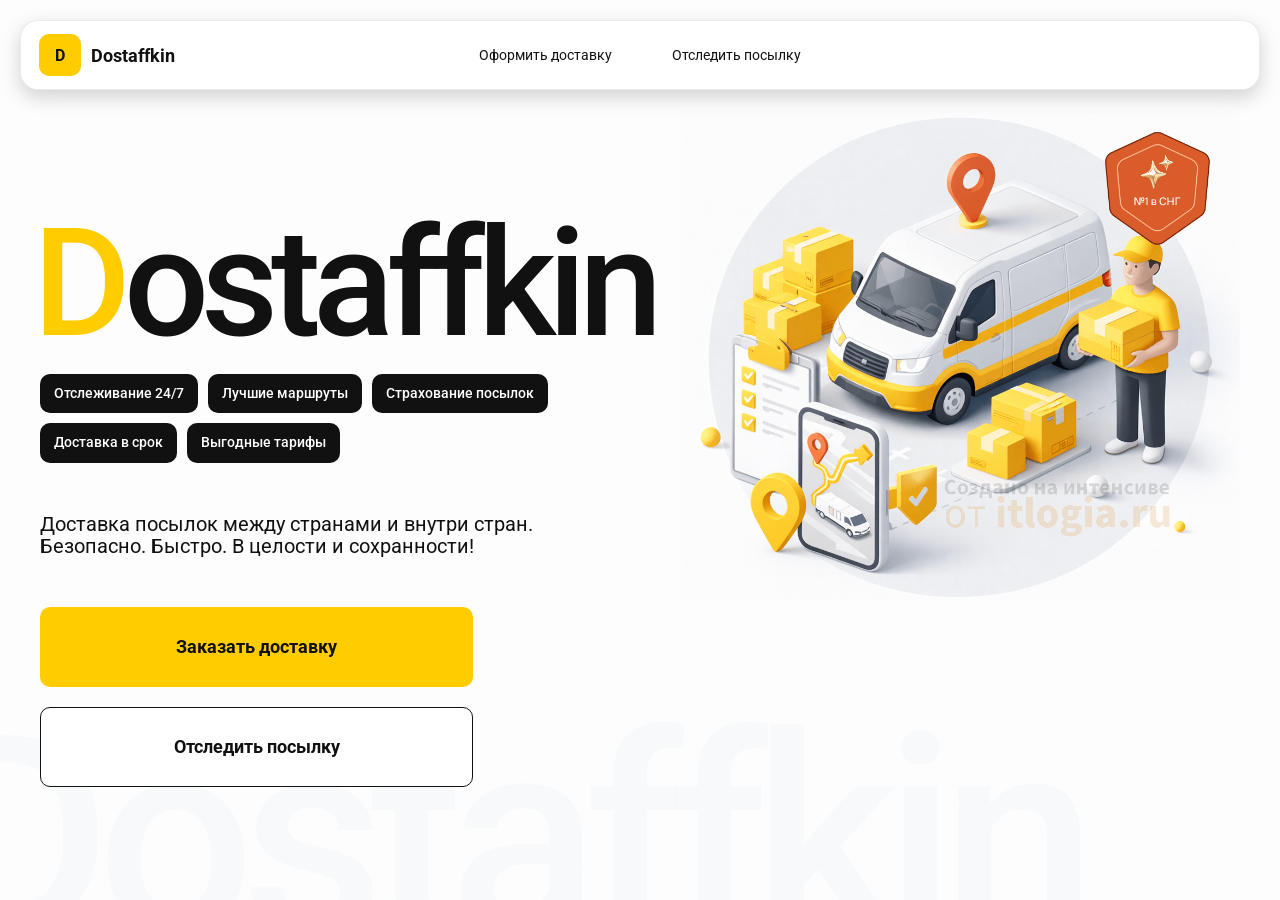
<file: index.html>
<!doctype html>
<html lang="ru">

<head>
    <meta charset="utf-8" />
    <meta name="viewport" content="width=device-width,initial-scale=1,maximum-scale=1,user-scalable=0" />
    <title>Dostaffkin — Доставка посылок между странами и внутри стран. Безопасно. Быстро. В целости и сохранности!
    </title>

    <link href="styles/base.css" rel="stylesheet" />
    <link href="styles/base_adaptive.css" rel="stylesheet" />
    <link href="styles/index.css" rel="stylesheet" />
    <link href="styles/index_adaptive.css" rel="stylesheet" />
</head>

<body>

    <div class="container">
        <header class="header">
            <a class="header-brand" href="#">
                <div class="header-logo">D</div>
                <div class="header-title">Dostaffkin</div>
            </a>
            <nav class="header-menu">
                <a class="header-link" href="./order.html">Оформить <span>доставку</span></a>
                <a class="header-link" href="./track.html">Отследить <span>посылку</span></a>
            </nav>


        </header>
        <main class="main">
            <section class="main-info">
                <div class="main-title">
                    <span>D</span>ostaffkin
                </div>
                <div class="main-features">
                    <div class="main-feature">Отслеживание 24/7</div>
                    <div class="main-feature">Лучшие маршруты</div>
                    <div class="main-feature">Страхование посылок</div>
                    <div class="main-feature">Доставка в срок</div>
                    <div class="main-feature">Выгодные тарифы</div>
                </div>
                <div class="main-description">
                    Доставка посылок между странами и внутри стран.
                    Безопасно. Быстро. В целости и сохранности!
                </div>
                <div class="main-actions">
                    <a class="button" type="button" href="./order.html">Заказать доставку</a>
                    <a class="button button-white" type="button" href="./track.html">Отследить посылку</a>
                </div>
            </section>
            <div class="main-title-ghost">Dostaffkin</div>
            <section class="main-image">
                <img src="images/main-image.png" alt="Main image" />
            </section>
        </main>

    </div>

</body>

</html>
</file>
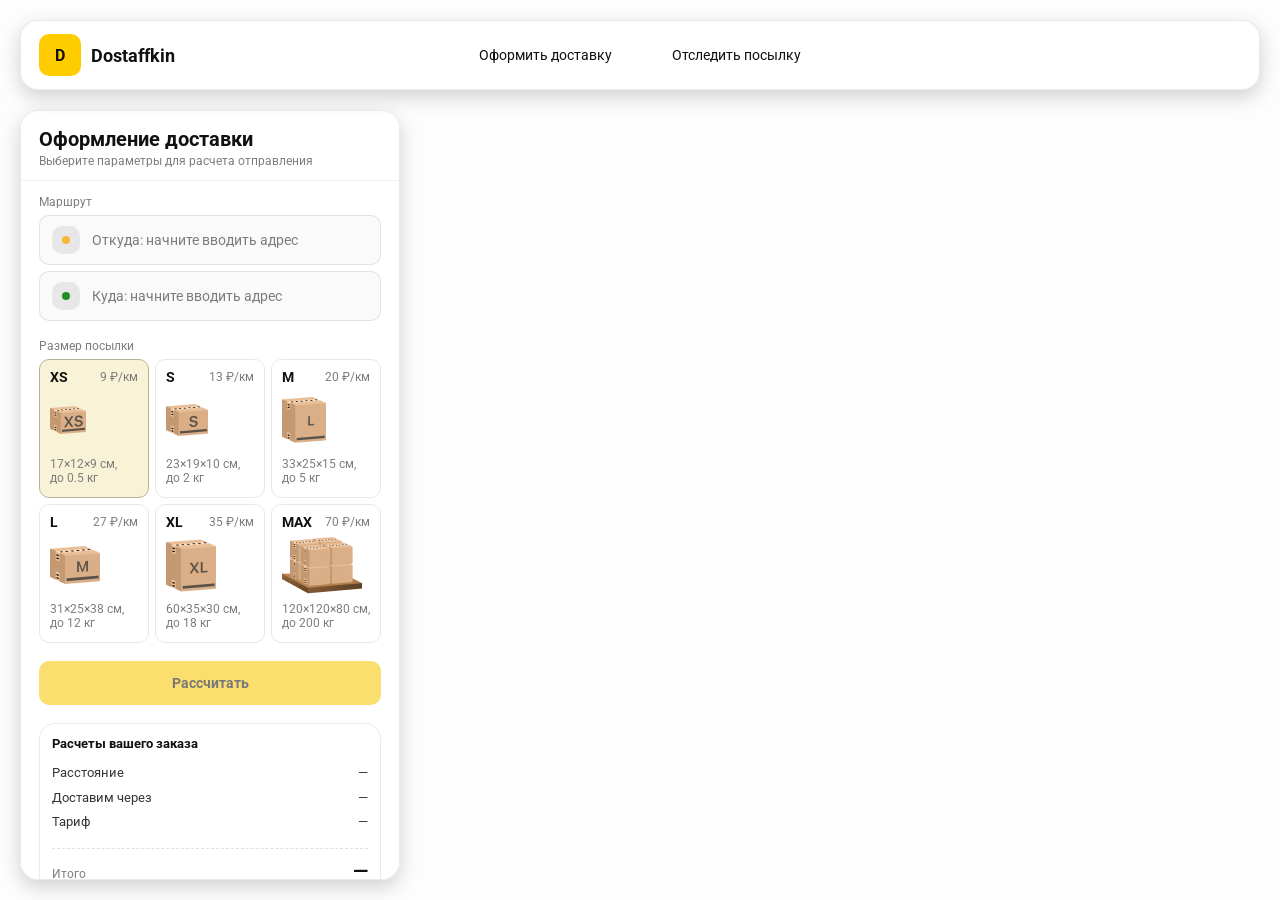
<file: order.html>
<!doctype html>
<html lang="ru">

<head>
    <meta charset="utf-8" />
    <meta name="viewport" content="width=device-width,initial-scale=1,maximum-scale=1,user-scalable=0" />
    <title>Оформление доставки</title>

    <link rel="stylesheet" href="styles/base.css" />
    <link rel="stylesheet" href="styles/base_adaptive.css" />

    <link rel="stylesheet" href="styles/order.css" />
    <link rel="stylesheet" href="styles/order_adaptive.css" />

    <script src="https://api-maps.yandex.ru/2.1/?lang=ru_RU&apikey=22265850-1d92-46b6-9a5f-84fb490f2345&suggest_apikey=6b668b3a-4307-452f-89f2-92936f959c60" type="text/javascript"></script>
</head>

<body>
    <div id="map"></div>


    <header class="header">
        <a class="header-brand" href="./index.html">
            <div class="header-logo">D</div>
            <div class="header-title">Dostaffkin</div>
        </a>
        <nav class="header-menu">
            <a class="header-link" href="#">Оформить <span>доставку</span></a>
            <a class="header-link" href="./track.html">Отследить <span>посылку</span></a>
        </nav>

    </header>
    <aside class="main" id="sidebar">
        <div class="main-header">
            <div class="main-title">Оформление доставки</div>
            <div class="main-text">Выберите параметры для расчета отправления</div>
        </div>
        <div class="main-content">
            <div class="main-route">
                <div class="main-block-title">Маршрут</div>
                <div class="main-fields">
                    <div class="main-field" id="fromField">
                        <div class="main-pin"></div>
                        <input id="from" placeholder="Откуда: начните вводить адрес" autocomplete="off" />
                        <div class="main-ac" id="fromAc" role="listbox" aria-label="Подсказки адресов"></div>
                    </div>

                    <div class="main-field" id="toField">
                        <div class="main-pin"></div>
                        <input id="to" placeholder="Куда: начните вводить адрес" autocomplete="off" />
                        <div class="main-ac" id="toAc" role="listbox" aria-label="Подсказки адресов"></div>
                    </div>
                </div>
            </div>
            <div class="main-package">
                <div class="main-block-title">Размер посылки</div>

                <div class="main-sizes">
                    <div class="main-size-card is-active" data-value="xs">
                        <div class="main-size-top">
                            <div class="main-size-label">XS</div>
                            <div class="main-size-rate">9 ₽/км</div>
                        </div>
                        <div class="main-size-media">
                            <img src="images/sizes/xs.png" alt="Короб XS" />
                        </div>
                        <div class="main-size-description">17×12×9 см,<br>до 0.5 кг</div>
                    </div>

                    <div class="main-size-card" data-value="s">
                        <div class="main-size-top">
                            <div class="main-size-label">S</div>
                            <div class="main-size-rate">13 ₽/км</div>
                        </div>
                        <div class="main-size-media">
                            <img src="images/sizes/s.png" alt="Короб S" />
                        </div>
                        <div class="main-size-description">23×19×10 см,<br>до 2 кг</div>
                    </div>

                    <div class="main-size-card" data-value="m">
                        <div class="main-size-top">
                            <div class="main-size-label">M</div>
                            <div class="main-size-rate">20 ₽/км</div>
                        </div>
                        <div class="main-size-media">
                            <img src="images/sizes/m.png" alt="Короб M" />
                        </div>
                        <div class="main-size-description">33×25×15 см,<br>до 5 кг</div>
                    </div>

                    <div class="main-size-card" data-value="l">
                        <div class="main-size-top">
                            <div class="main-size-label">L</div>
                            <div class="main-size-rate">27 ₽/км</div>
                        </div>
                        <div class="main-size-media">
                            <img src="images/sizes/l.png" alt="Короб L" />
                        </div>
                        <div class="main-size-description">31×25×38 см,<br>до 12 кг</div>
                    </div>

                    <div class="main-size-card" data-value="xl">
                        <div class="main-size-top">
                            <div class="main-size-label">XL</div>
                            <div class="main-size-rate">35 ₽/км</div>
                        </div>
                        <div class="main-size-media">
                            <img src="images/sizes/xl.png" alt="Короб XL" />
                        </div>
                        <div class="main-size-description">60×35×30 см,<br>до 18 кг</div>
                    </div>

                    <div class="main-size-card" data-value="max">
                        <div class="main-size-top">
                            <div class="main-size-label">MAX</div>
                            <div class="main-size-rate">70 ₽/км</div>
                        </div>
                        <div class="main-size-media main-size-media-palleta">
                            <img src="images/sizes/max.png" alt="Паллета" />
                        </div>
                        <div class="main-size-description">120×120×80 см,<br>до 200 кг</div>
                    </div>
                </div>
            </div>
            <div class="main-calculate-block">
                <button id="calc" class="button calculate-button" type="button" disabled>Рассчитать</button>
            </div>
            <div class="main-result" id="result">
                <div class="main-result-title">Расчеты вашего заказа</div>
                <div class="main-result-lines">
                    <div class="main-result-line"><span>Расстояние</span><span id="distanceValue">—</span></div>
                    <div class="main-result-line"><span>Доставим через</span><span id="durationValue">—</span></div>
                    <div class="main-result-line"><span>Тариф</span><span id="rateValue">—</span></div>
                </div>
                <div class="main-price">
                    <div class="main-price-label">Итого</div>
                    <div class="main-price-value" id="totalValue">—</div>
                </div>
            </div>
            <div class="main-speed">
                <div class="main-block-title">Скорость доставки</div>

                <div class="main-speeds">
                    <div class="main-speed-card is-active" data-value="regular">
                        <img class="main-speed-media" src="images/icons/regular.svg" alt="Regular" />
                        <div class="main-speed-description">Обычная</div>
                    </div>
                    <div class="main-speed-card" data-value="fast">
                        <img class="main-speed-media" src="images/icons/fast.svg" alt="Fast" />
                        <div class="main-speed-description">Приоритетная</div>
                    </div>

                </div>
            </div>
            <div class="main-calculate-block">
                <button id="calc" class="button calculate-button" type="button" disabled>Рассчитать</button>
            </div>

            <div class="main-order-box">
                <div class="main-order-form" id="orderForm">
                    <div class="main-order-title">Оформление доставки</div>
                    <div class="main-block-info-row">
                        <div class="main-block-title">Контакты</div>
                        <div class="order-fields">
                            <div class="main-field">
                                <input id="customerName" placeholder="Ваше имя" autocomplete="off" />
                            </div>
                            <div class="main-field">
                                <input id="customerPhone" placeholder="Ваш телефон" autocomplete="off"
                                    inputmode="tel" />
                            </div>
                        </div>
                    </div>
                    <div class="main-block-info-row extra-info">
                        <div class="main-block-title">Дополнительная информация</div>
                        <div class="main-field textarea">
                            <textarea id="comment" placeholder="Детали доставки и комментарии"></textarea>
                        </div>
                    </div>
                    <button id="submit" class="button main-submit-request" type="button" disabled>Отправить
                        заявку
                    </button>
                </div>

                <div class="main-order-success" id="orderSuccess">
                    <div class="main-success-icon">✓</div>
                    <div class="main-success-title">Заявка отправлена!</div>
                    <div class="main-success-title">Номер отправления – <span id="orderId"></span></div>
                    <div class="main-success-subtitle">Мы скоро свяжемся с вами</div>
                </div>

            </div>
        </div>

    </aside>
<script src="scripts/order.js"></script>

</body>

</html>
</file>
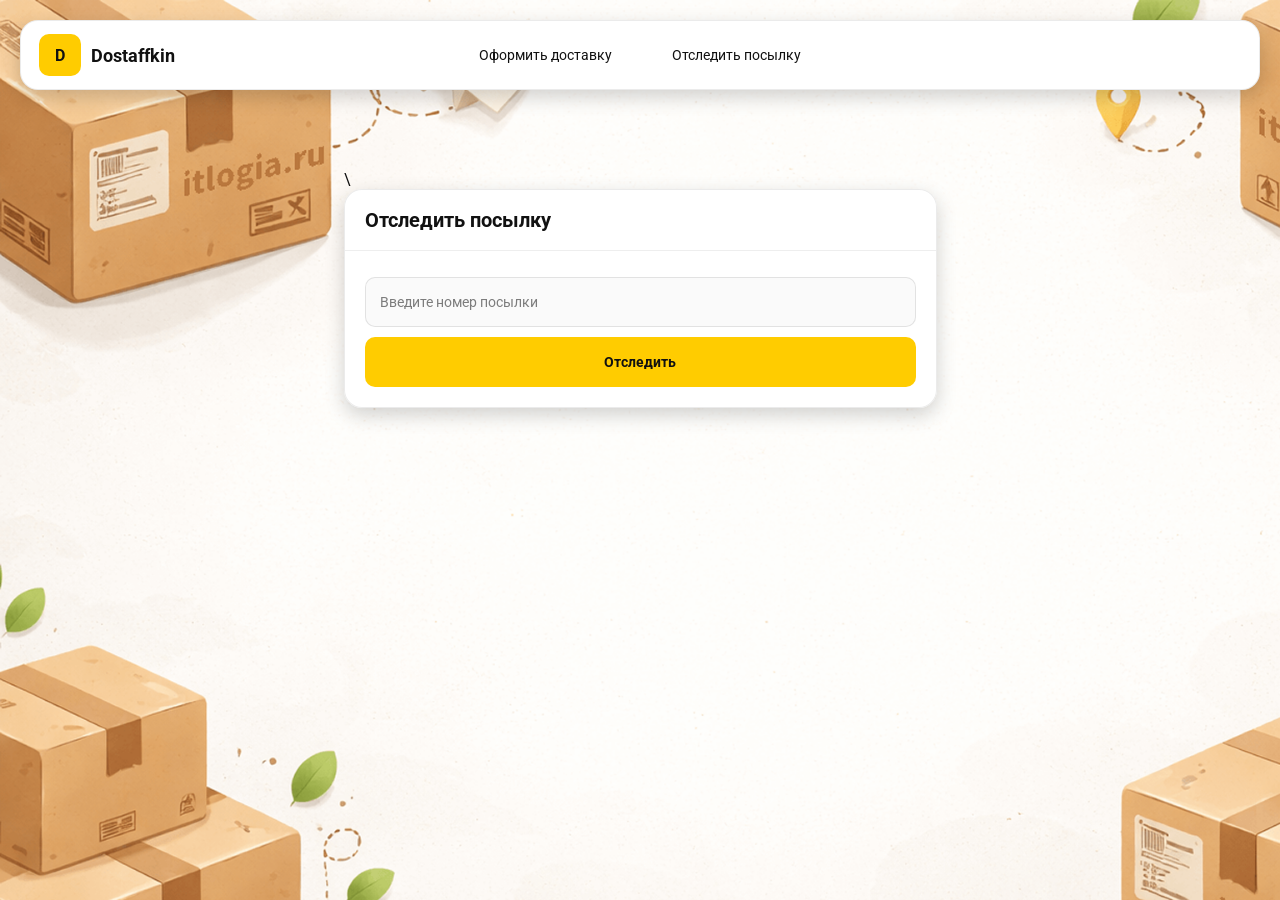
<file: track.html>
<!doctype html>
<html lang="ru">

<head>
    <meta charset="utf-8" />
    <meta name="viewport" content="width=device-width,initial-scale=1,maximum-scale=1,user-scalable=0" />
    <title>Отследить посылку</title>
    <link rel="stylesheet" href="styles/base.css" />
    <link rel="stylesheet" href="styles/base_adaptive.css" />

    <link rel="stylesheet" href="styles/track.css" />
    <link rel="stylesheet" href="styles/track_adaptive.css" />
</head>

<body>

    <div class="container">
        <header class="header">
            <a class="header-brand" href="./index.html">
                <div class="header-logo">D</div>
                <div class="header-title">Dostaffkin</div>
            </a>
            <nav class="header-menu">
                <a class="header-link" href="./order.html">Оформить <span>доставку</span></a>
                <a class="header-link" href="#">Отследить <span>посылку</span></a>
            </nav>


        </header>
        <main class="track-content">\

            <section class="track-card track-search">
                <div class="track-title">Отследить посылку</div>
                <div class="track-action">
                    <div class="main-field track-field">
                        <input id="trackNumber" placeholder="Введите номер посылки" autocomplete="off" />
                    </div>
                    <button id="trackButton" class="button track-button" type="button">Отследить</button>
                </div>
            </section>
            <section class="track-card track-result" id="trackResult">
                <div class="track-result-header">
                    <div class="track-id" id="trackIdValue"></div>
                    <div class="track-routes">
                        <div class="track-route">
                            <div class="track-route-pin">
                                <svg xmlns="http://www.w3.org/2000/svg" fill="none" viewBox="0 0 24 24"
                                    stroke-width="1.5" stroke="orange" class="size-6">
                                    <path stroke-linecap="round" stroke-linejoin="round"
                                        d="M15 10.5a3 3 0 1 1-6 0 3 3 0 0 1 6 0Z" />
                                    <path stroke-linecap="round" stroke-linejoin="round"
                                        d="M19.5 10.5c0 7.142-7.5 11.25-7.5 11.25S4.5 17.642 4.5 10.5a7.5 7.5 0 1 1 15 0Z" />
                                </svg>
                            </div>
                            <div class="track-route-address" id="trackFromValue">
                                Откуда: Москва, улица Арбат, 1
                            </div>
                        </div>
                        <div class="track-route track-route-arrow">
                            <svg xmlns="http://www.w3.org/2000/svg" fill="none" viewBox="0 0 24 24" stroke-width="1.5"
                                stroke="currentColor" class="size-6">
                                <path stroke-linecap="round" stroke-linejoin="round"
                                    d="M19.5 13.5 12 21m0 0-7.5-7.5M12 21V3" />
                            </svg>
                        </div>
                        <div class="track-route">
                            <div class="track-route-pin">
                                <svg xmlns="http://www.w3.org/2000/svg" fill="none" viewBox="0 0 24 24"
                                    stroke-width="1.5" stroke="green" class="size-6">
                                    <path stroke-linecap="round" stroke-linejoin="round"
                                        d="M15 10.5a3 3 0 1 1-6 0 3 3 0 0 1 6 0Z" />
                                    <path stroke-linecap="round" stroke-linejoin="round"
                                        d="M19.5 10.5c0 7.142-7.5 11.25-7.5 11.25S4.5 17.642 4.5 10.5a7.5 7.5 0 1 1 15 0Z" />
                                </svg>
                            </div>
                            <div class="track-route-address" id="trackToValue">
                                Куда: Минск, проспект Независимости, 58
                            </div>
                        </div>
                    </div>
                </div>
                <div class="track-info">
                    <div class="track-status-title">Статус данной посылки:</div>
                    <div class="track-status-list" id="trackStatusList">


                        

                    </div>
                </div>
            </section>
        </main>
    </div>

<script src="scripts/track.js"></script>
</body>

</html>
</file>
<file: styles/base.css>
*, *::before, *::after {
    box-sizing: border-box;
}

@font-face {
    font-family: "Roboto";
    src: url("../fonts/Roboto-Regular.ttf");
    font-weight: normal;
}

@font-face {
    font-family: "Roboto";
    src: url("../fonts/Roboto-Bold.ttf");
    font-weight: bold;
}

@font-face {
    font-family: "Roboto";
    src: url("../fonts/Roboto-Medium.ttf");
    font-weight: 500;
}

html, body {
    margin: 0;
    color: #111111;
    font-family: "Roboto", sans-serif;
}

body {
    background: #FDFDFD;
}

.header {
    border-radius: 18px;
    box-shadow: 0 7px 20px 0 #0000002E;
    backdrop-filter: blur(10px);
    background: #ffffff;
    left: 20px;
    border: 1px solid rgba(0, 0, 0, 0.08);
    position: fixed;
    right: 20px;
    top: 20px;
    padding: 14px 18px;
    height: 70px;
    display: flex;
    align-items: center;
    z-index: 6;
}

.header-brand {
    display: flex;
    align-items: center;
    text-decoration: none;
    gap: 10px;
}

.header-logo {
    width: 42px;
    height: 42px;
    border-radius: 10px;
    background: #FFCC00;
    display: grid;
    place-items: center;
    font-weight: bold;
    color: #111;
}

.header-title {
    font-size: 18px;
    font-weight: bold;
    color: #111111;
    text-decoration: none;
}
.header-menu {
    display: flex;
    align-items: center;
    gap: 60px;
    margin: 0;
    position: absolute;
    left: 50%;
    transform: translateX(-50%);
}

.header-link {
    font-size: 14px;
    color: #111111;
    text-decoration: none;
}

.button {
    border: 0;
    outline: none;
    height: 44px;
    border-radius: 10px;
    font-size: 14px;
    font-weight: bold;
    cursor: pointer;
    font-family: inherit;
    transition: transform .08s ease, opacity .12s ease;
    background: #ffcc00;
    color: #111111;
    text-align: center;
    text-decoration: none;
}

.button:hover {
    background-color: #E5BC19;
}

.button:disabled {
    cursor: not-allowed;
    background-color: #FADE6E;
    color: #787878;
    transform: none;
}

.button.button-white {
    background: #ffffff;
    border: 1px solid #111111;
}

.button.button-white:hover {
    background: rgb(241 241 241);
}
.main-field {
    display: flex;
    align-items: center;
    margin-top: 6px;
    gap: 10px;
    border: 1px solid #1111111A;
    background: #FAFAFA;
    border-radius: 10px;
    padding: 10px 12px;
    position: relative;
    box-sizing: border-box;
    height: 50px;
}

.main-field.textarea {
    height: auto;
}

.main-pin {
    width: 28px;
    height: 28px;
    border-radius: 10px;
    background: rgba(17, 17, 17, 0.08);
    display: grid;
    place-items: center;
    flex: 0 0 auto;
    position: relative;
}

.main-pin::before {
    content: "";
    width: 8px;
    height: 8px;
    border-radius: 999px;
    background: orange;
    opacity: .75;
    display: block;
}

.main-field:last-child .main-pin::before {
    background: green;
    opacity: .85;
}

input, textarea {
    width: 100%;
    border: 0;
    outline: none;
    background: transparent;
    font-size: 14px;
    color: #111111;
    font-family: inherit;
}

textarea {
    resize: vertical;
    min-height: 72px;
    padding: 2px 0;
}

input::placeholder, textarea::placeholder {
    color: #7C7C7C;
}

.main-field:focus-within {
    border-color: rgba(0, 0, 0, 0.20);
    box-shadow: 0 0 0 4px rgba(255, 204, 0, 0.35);
    background: rgba(255, 255, 255, 0.75);
}
</file>
<file: styles/base_adaptive.css>
@media (max-width: 767px) {
    .header {
        left: 10px;
        right: 10px;
        top: 10px;
    }

    .header-link span {
        display: none;
    }

    .header-menu {
        gap: 20px;
        justify-content: flex-start;
        margin: 0 0 0 30px;
        position: static;
        transform: none;
    }
}

@media (max-width: 420px) {
    .header-title {
        display: none;
    }
}

@media (max-width: 374px) {
    .header-menu {
        gap: 10px;
        margin: 0 0 0 10px;
    }
}
</file>
<file: styles/index.css>
.container {
    overflow: hidden;
    min-height: 100vh;
}

.main {
    padding: 111px 40px 40px;
    position: relative;
    display: flex;
}

.main-info {
    max-width: 840px;
    width: 100%;
    position: relative;
}

.main-title {
    margin-top: 98px;
    font-weight: 500;
    font-size: 200px;
    line-height: 1;
    letter-spacing: -0.05em;
    color: #111111;
    left: -15px;
    position: relative;
}

.main-title span {
    color: #ffcc00;
}

.main-features {
    margin-top: 15px;
    display: flex;
    flex-wrap: wrap;
    gap: 10px;
}

.main-feature {
    background: #111111;
    color: #ffffff;
    padding: 12px 14px;
    font-weight: 500;
    font-size: 14px;
    line-height: 1.1;
    border-radius: 10px;
}

.main-description {
    margin-top: 50px;
    max-width: 500px;
    font-size: 20px;
    line-height: 1.1;
    color: #111111;
}

.main-actions {
    margin-top: 50px;
    display: flex;
    flex-direction: column;
    gap: 20px;
}

.main-actions .button {
    height: 80px;
    width: 433px;
    font-size: 18px;
    font-weight: bold;
    place-items: center;
    display: grid;
}

.main-title-ghost {
    position: absolute;
    z-index: -1;
    left: -70px;
    bottom: -150px;
    font-weight: 500;
    font-size: 278px;
    line-height: 1;
    letter-spacing: -0.05em;
    color: #ECEDF04D;
}

.main-image {
    width: 1024px;
    top: 100px;
    z-index: -2;
}

.main-image img {
    width: 100%;
    max-width: 1024px;
    height: auto;
    display: block;
}
</file>
<file: styles/index_adaptive.css>
@media (max-width: 1760px) {
    .main-title {
        font-size: 150px;
        left: -7px;
    }

    .main-info {
        max-width: 640px;
    }
}

@media (max-width: 1200px) {
    .main-info {
        max-width: 540px;
    }

    .main {
        padding: 111px 20px 20px;
    }

    .main-title {
        font-size: 120px;
        left: -4px;
    }

    .main-title-ghost {
        font-size: 220px;
    }
}

@media (max-width: 1024px) {
    .main-title {
        margin-top: 30px;
    }

    .main {
        flex-direction: column-reverse;
    }

    .main-image {
        max-width: 350px;
        position: absolute;
        left: 370px;
        top: 370px;
    }

    .main-info {
        max-width: 100%;
    }

    .main-actions {
        gap: 10px;
    }

    .main-actions .button {
        height: 50px;
        font-size: 14px;
        width: auto;
        max-width: 300px;
    }

    .main-description {
        max-width: 350px;
    }
}

@media (max-width: 570px) {
    .main-title {
        font-size: 88px;
    }

    .main-description {
        max-width: 100%
    }

    .main-actions {
       width: 100%;
    }

    .main-actions .button {
        width: 100%;
        max-width: 100%
    }

    .main-image {
        max-width: 650px;
        position: absolute;
        left: 170px;
        top: 70px;
        opacity: 0.2;
    }
}

@media (max-width: 400px) {
    .main-title {
        font-size: 70px;
    }
}
</file>
<file: styles/order.css>
#map {
    position: fixed;
    inset: 0;
}

.main {
    border-radius: 18px;
    box-shadow: 0 7px 20px 0 #0000002E;
    backdrop-filter: blur(10px);
    background: rgba(255, 255, 255, 0.96);
    left: 20px;
    border: 1px solid rgba(0, 0, 0, 0.08);
    position: fixed;
    top: 110px;
    bottom: 20px;
    width: 380px;
    display: flex;
    flex-direction: column;
    overflow: hidden;
    z-index: 5;
}

.main-header {
    padding: 18px 18px 12px 18px;
    border-bottom: 1px solid rgba(0, 0, 0, 0.06);
    display: flex;
    flex-direction: column;
}

.main-title {
    font-size: 20px;
    line-height: 100%;
    font-weight: bold;
}

.main-text {
    font-size: 12px;
    margin-top: 5px;
    color: #7C7C7C;
}

.main-content {
    padding: 14px 18px 18px 18px;
    overflow: auto;
    scrollbar-width: none;
    display: flex;
    flex-direction: column;
    gap: 18px;
    flex: 1;
}

.main-block-title {
    font-size: 12px;
    color: #7C7C7C;
}

.main-route .main-block-title,
.main-package .main-block-title {
    margin-bottom: 6px;
}

.main-sizes {
    display: grid;
    gap: 6px;
    grid-template-columns: repeat(3, 1fr);
}

.main-size-card {
    border: 1px solid #E8E8E7;
    background: #FFFFFF;
    border-radius: 10px;
    padding: 10px;
    cursor: pointer;
    user-select: none;
    transition: transform .08s ease, border-color .12s ease, background .12s ease;
    min-height: 139px;
}

.main-size-card:hover {
    transform: translateY(-1px);
}

.main-size-card.is-active {
    background-color: #F8F2D6;
    border-color: #B7B196;
}

.main-size-top {
    display: flex;
    align-items: center;
    justify-content: space-between;
}

.main-size-label {
    font-weight: bold;
    font-size: 14px;
    color: #111111;
    line-height: 100%;
}

.main-size-rate {
    font-size: 12px;
    color: #7C7C7C;
    line-height: 100%;
}

.main-size-media {
    margin-top: 8px;
    height: 57px;
}

.main-size-description {
    margin-top: 8px;
    font-size: 12px;
    color: #7C7C7C;
    line-height: 1.2;
}

.calculate-button {
    width: 100%;
}

.main-result {
    border: 1px solid rgba(0, 0, 0, 0.08);
    background: rgba(255, 255, 255, 0.75);
    border-radius: 16px;
    padding: 12px;
    line-height: 1.25;
}

.main-result-title {
    font-weight: bold;
    font-size: 13px;
    color: #111111;
    margin-bottom: 13px;
}

.main-result-lines {
    gap: 8px;
    display: flex;
    flex-direction: column;
}

.main-result-line {
    font-size: 13px;
    color: rgba(17, 17, 17, 0.85);
    display: flex;
    justify-content: space-between;
}

.main-price {
    margin-top: 18px;
    padding-top: 10px;
    border-top: 1px dashed rgba(0, 0, 0, 0.12);
    display: flex;
    align-items: baseline;
    justify-content: space-between;
}

.main-price-label {
    font-size: 12px;
    color: rgba(17, 17, 17, 0.55);
}

.main-price-value {
    font-size: 20px;
    font-weight: bold;
    color: #111111;
    letter-spacing: -0.3px;
}

.main-order-box {
    background: #ffffff;
    border: 1px solid #E8E8E7;
    border-radius: 10px;
    padding: 12px;
}

.main-order-title {
    margin-bottom: 8px;
    font-weight: bold;
    font-size: 14px;
    color: #111111;
}

.main-block-info {
    display: flex;
    flex-direction: column;
    gap: 6px;
}

.order-fields {
    display: grid;
    grid-template-columns: 1fr 1fr;
    column-gap: 10px;
    margin-top: 6px;
}

.main-block-info-row.extra-info {
    display: block;
    margin-top: 13px;
}

.main-submit-request {
    width: 100%;
    margin-top: 6px;
}

.main-order-success {
    display: none;
    text-align: center;
    padding: 22px 12px;
    gap: 12px;
}

.main-order-success.is-visible {
    display: flex;
    flex-direction: column;
    align-items: center;
}

.main-success-icon {
    width: 56px;
    height: 56px;
    border-radius: 50%;
    background: #16a34a;
    color: #ffffff;
    display: grid;
    place-items: center;
    font-size: 30px;
}

.main-success-title {
    font-size: 14px;
    font-weight: bold;
    color: #111111;
}

.main-success-subtitle {
    font-size: 12px;
    color: rgba(17, 17, 17, 0.55);
    line-height: 1.3;
}

.main-speed .main-block-title {
    margin-bottom: 6px;
}

.main-speeds {
    display: grid;
    gap: 6px;
    grid-template-columns: repeat(2, 1fr);
}

.main-speed-card {
    border: 1px solid #E8E8E7;
    background: #FFFFFF;
    border-radius: 10px;
    padding: 10px;
    cursor: pointer;
    user-select: none;
    transition: transform .08s ease, border-color .12s ease, background .12s ease;
    display: flex;
    align-items: center;
    gap: 10px;
}

.main-speed-card:hover {
    transform: translateY(-1px);
}

.main-speed-card.is-active {
    background-color: #F8F2D6;
    border-color: #B7B196;
}

.main-speed-description {
    font-size: 12px;
    color: #7C7C7C;
    line-height: 1.2;
}
</file>
<file: styles/order_adaptive.css>
@media (max-width: 767px) {
    .main {
        left: 10px;
        right: 10px;
        top: 50%;
        bottom: 12px;
        width: auto;
        max-width: none;
    }
}

@media (max-width: 420px) {
    .main-sizes {
        grid-template-columns: repeat(2, 1fr);
    }
}
</file>
<file: styles/track.css>
.container {
    background: #F4F4F4 url("../images/track-bg.png");
    background-size: cover;
    min-height: 100vh;
    padding: 170px 0 50px 0;
}

.track-content {
    width: 593px;
    margin: 0 auto;
}
.track-card {
    width: 100%;
    border-radius: 18px;
    box-shadow: 0 7px 20px 0 #0000002E;
    backdrop-filter: blur(10px);
    background: rgba(255, 255, 255, 0.96);
    border: 1px solid rgba(0, 0, 0, 0.08);
}

.track-title {
    font-size: 20px;
    line-height: 100%;
    font-weight: bold;
    border-bottom: 1px solid #EEEEEE;
    padding: 20px;
}

.track-action {
    padding: 20px;
}

.track-button {
    width: 100%;
    height: 50px;
}

.track-field {
    margin-bottom: 10px;
}

.track-result {
    margin-top: 5px;
    display: none;
}

.track-result.is-visible {
    display: block;
}

.track-result-header {
    font-weight: bold;
    font-size: 14px;
    color: #111111;
    padding: 20px;
    border-bottom: 1px solid #EEEEEE;
}

.track-id {
    margin-bottom: 12px;
    font-size: 20px;
}

.track-routes {
    display: flex;
    flex-direction: column;
    gap: 10px;
    font-weight: normal;
}

.track-route {
    display: flex;
    align-items: center;
    gap: 10px;
}

.track-route-pin {
    width: 24px;
    height: 24px;
    flex-shrink: 0;
}

.track-route-arrow {
    padding: 15px 0;
    width: 24px;
    height: 24px;
}

.track-info {
    padding: 20px;
}

.track-status {
    display: flex;
    align-items: center;
    font-size: 12px;
    gap: 10px;
}

.track-status-title {
    font-size: 14px;
    color: #111111;
    margin-bottom: 20px;
}

.track-status-list {
    display: flex;
    flex-direction: column;
    gap: 15px;
}

.track-status-icon {
    width: 40px;
    height: 40px;
    border-radius: 50%;
    background: rgba(17, 17, 17, 0.08);
    display: grid;
    place-items: center;
    flex: 0 0 auto;
}

.track-status.created .track-status-icon {
    background-color: #F1CB00;
}

.track-status.in-way .track-status-icon {
    background-color: #F08A11;
}

.track-status.ready .track-status-icon {
    background-color: #A35D0A;
}

.track-status.done .track-status-icon {
    background-color: #37C93B;
}

.track-status-text {
    display: flex;
    align-items: center;
    justify-content: space-between;
    color: #111111;
    font-size: 12px;
    flex: 1;
}

.track-status-date {
    color: rgba(17, 17, 17, 0.55);
}
</file>
<file: styles/track_adaptive.css>
@media (max-width: 767px) {
    .container {
        padding: 130px 0 50px 0;
    }

    .track-content {
        width: 100%;
        padding-left: 10px;
        padding-right: 10px;
    }

    .track-result-header {
        padding: 20px;
    }
}
</file>
